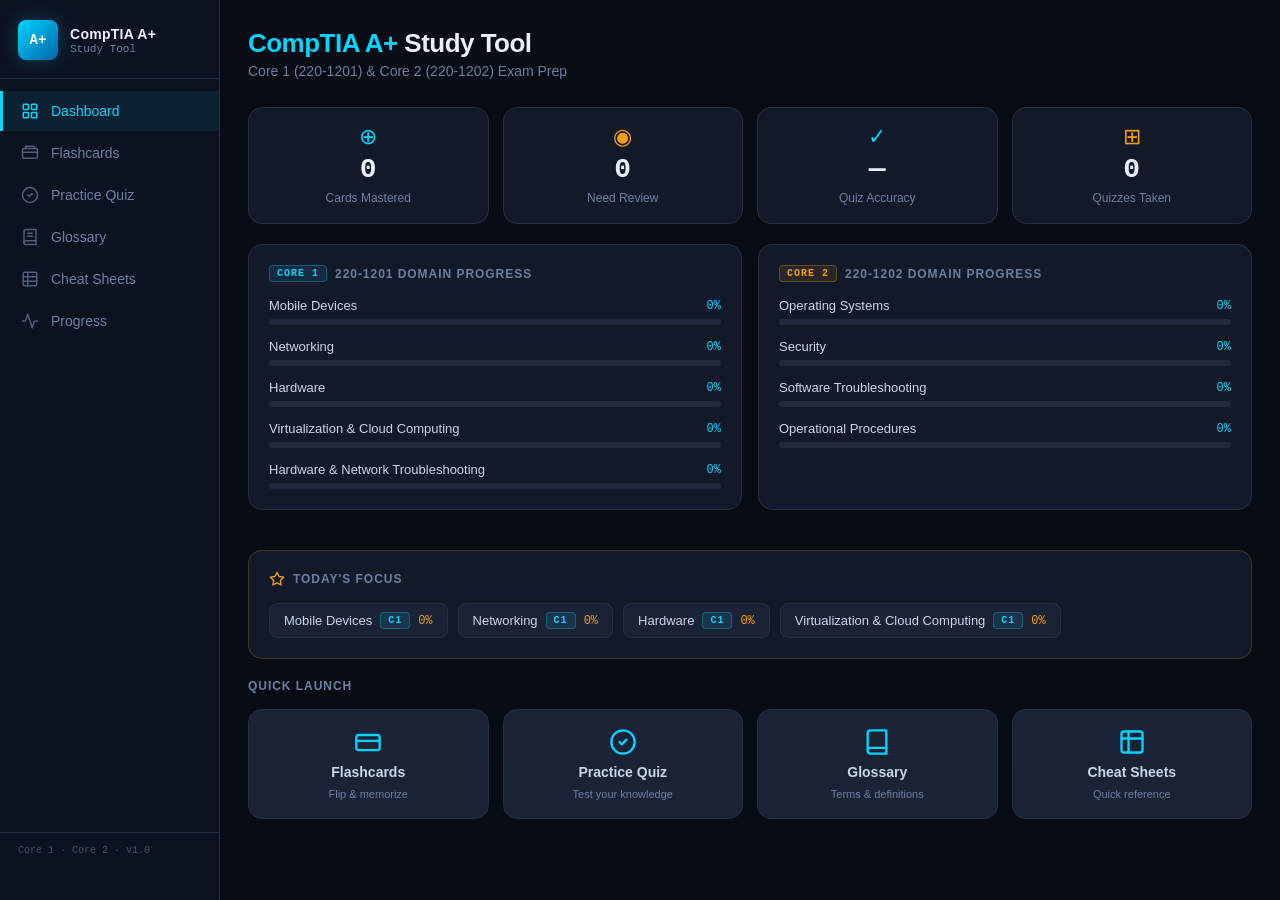
<file: index.html>
<!DOCTYPE html>
<html lang="en">
<head>
  <meta charset="UTF-8">
  <meta name="viewport" content="width=device-width, initial-scale=1.0, maximum-scale=1.0">
  <title>CompTIA A+ Study Tool | 220-1201 &amp; 220-1202</title>

  <!-- ── Primary Meta ─────────────────────────────────────────────────────── -->
  <meta name="description" content="Free CompTIA A+ study tool covering Core 1 (220-1201) and Core 2 (220-1202). 406 flashcards, 160 practice quiz questions, 110+ glossary terms, and 10 cheat sheets. Works offline. No signup required.">
  <meta name="keywords" content="CompTIA A+, 220-1201, 220-1202, Core 1, Core 2, A+ study guide, A+ flashcards, A+ practice quiz, A+ exam prep, IT certification, free study tool">
  <meta name="author" content="CompTIA A+ Study Tool">
  <meta name="theme-color" content="#00d4ff">

  <!-- ── Open Graph / Facebook ────────────────────────────────────────────── -->
  <meta property="og:type" content="website">
  <meta property="og:title" content="CompTIA A+ Study Tool | 220-1201 &amp; 220-1202">
  <meta property="og:description" content="Free, offline-capable study tool for the CompTIA A+ exam. 406 flashcards, 160 practice questions, glossary, cheat sheets &amp; progress tracking — no signup needed.">
  <meta property="og:image" content="thumbnail.svg">
  <meta property="og:image:width" content="1200">
  <meta property="og:image:height" content="630">
  <meta property="og:image:alt" content="CompTIA A+ Study Tool — dark terminal dashboard showing exam domains, flashcards and quiz stats">
  <meta property="og:locale" content="en_US">

  <!-- ── Twitter Card ──────────────────────────────────────────────────────── -->
  <meta name="twitter:card" content="summary_large_image">
  <meta name="twitter:title" content="CompTIA A+ Study Tool | 220-1201 &amp; 220-1202">
  <meta name="twitter:description" content="Free, offline-capable study tool for the CompTIA A+ exam. 406 flashcards, 160 practice questions, glossary, cheat sheets &amp; progress tracking — no signup needed.">
  <meta name="twitter:image" content="thumbnail.svg">
  <meta name="twitter:image:alt" content="CompTIA A+ Study Tool — dark terminal dashboard showing exam domains, flashcards and quiz stats">

  <link rel="stylesheet" href="styles.css">
</head>
<body>
<div id="app">

  <!-- ═══════════════════════════════════════════════════════ SIDEBAR NAV -->
  <nav id="sidebar">
    <div class="nav-logo">
      <div class="logo-badge">A+</div>
      <div class="logo-text">
        <div class="logo-title">CompTIA A+</div>
        <div class="logo-sub">Study Tool</div>
      </div>
    </div>
    <div class="nav-links">
      <button class="nav-btn active" data-section="dashboard">
        <svg viewBox="0 0 24 24"><rect x="3" y="3" width="7" height="7" rx="1"/><rect x="14" y="3" width="7" height="7" rx="1"/><rect x="3" y="14" width="7" height="7" rx="1"/><rect x="14" y="14" width="7" height="7" rx="1"/></svg>
        <span>Dashboard</span>
      </button>
      <button class="nav-btn" data-section="flashcards">
        <svg viewBox="0 0 24 24"><rect x="2" y="6" width="20" height="13" rx="2"/><path d="M6 6V4a1 1 0 0 1 1-1h10a1 1 0 0 1 1 1v2"/><line x1="2" y1="11" x2="22" y2="11"/></svg>
        <span>Flashcards</span>
      </button>
      <button class="nav-btn" data-section="quiz">
        <svg viewBox="0 0 24 24"><circle cx="12" cy="12" r="10"/><path d="m9 12 2 2 4-4"/></svg>
        <span>Practice Quiz</span>
      </button>
      <button class="nav-btn" data-section="glossary">
        <svg viewBox="0 0 24 24"><path d="M4 19.5A2.5 2.5 0 0 1 6.5 17H20"/><path d="M6.5 2H20v20H6.5A2.5 2.5 0 0 1 4 19.5v-15A2.5 2.5 0 0 1 6.5 2z"/><line x1="9" y1="7" x2="15" y2="7"/><line x1="9" y1="11" x2="15" y2="11"/></svg>
        <span>Glossary</span>
      </button>
      <button class="nav-btn" data-section="cheatsheets">
        <svg viewBox="0 0 24 24"><rect x="3" y="3" width="18" height="18" rx="2"/><line x1="3" y1="9" x2="21" y2="9"/><line x1="3" y1="15" x2="21" y2="15"/><line x1="9" y1="3" x2="9" y2="21"/></svg>
        <span>Cheat Sheets</span>
      </button>
      <button class="nav-btn" data-section="progress">
        <svg viewBox="0 0 24 24"><polyline points="22 12 18 12 15 21 9 3 6 12 2 12"/></svg>
        <span>Progress</span>
      </button>
    </div>
    <div class="nav-footer">Core 1 · Core 2 · v1.0</div>
    <div id="container-4b8954c52891ad6835696bb1133ff0e6"></div>
    <div class="sidebar-ad">
      <script>
        atOptions = {
          'key' : 'fe583824f2daf35ccf69eadcb0b4d150',
          'format' : 'iframe',
          'height' : 60,
          'width' : 468,
          'params' : {}
        };
      </script>
    </div>
  </nav>

  <!-- ════════════════════════════════════════════════════ BOTTOM NAV (mobile) -->
  <nav id="bottom-nav">
    <button class="nav-btn active" data-section="dashboard">
      <svg viewBox="0 0 24 24"><rect x="3" y="3" width="7" height="7" rx="1"/><rect x="14" y="3" width="7" height="7" rx="1"/><rect x="3" y="14" width="7" height="7" rx="1"/><rect x="14" y="14" width="7" height="7" rx="1"/></svg>
      <span>Home</span>
    </button>
    <button class="nav-btn" data-section="flashcards">
      <svg viewBox="0 0 24 24"><rect x="2" y="6" width="20" height="13" rx="2"/><path d="M6 6V4a1 1 0 0 1 1-1h10a1 1 0 0 1 1 1v2"/><line x1="2" y1="11" x2="22" y2="11"/></svg>
      <span>Cards</span>
    </button>
    <button class="nav-btn" data-section="quiz">
      <svg viewBox="0 0 24 24"><circle cx="12" cy="12" r="10"/><path d="m9 12 2 2 4-4"/></svg>
      <span>Quiz</span>
    </button>
    <button class="nav-btn" data-section="glossary">
      <svg viewBox="0 0 24 24"><path d="M4 19.5A2.5 2.5 0 0 1 6.5 17H20"/><path d="M6.5 2H20v20H6.5A2.5 2.5 0 0 1 4 19.5v-15A2.5 2.5 0 0 1 6.5 2z"/></svg>
      <span>Glossary</span>
    </button>
    <button class="nav-btn" data-section="cheatsheets">
      <svg viewBox="0 0 24 24"><rect x="3" y="3" width="18" height="18" rx="2"/><line x1="3" y1="9" x2="21" y2="9"/><line x1="9" y1="3" x2="9" y2="21"/></svg>
      <span>Sheets</span>
    </button>
    <button class="nav-btn" data-section="progress">
      <svg viewBox="0 0 24 24"><polyline points="22 12 18 12 15 21 9 3 6 12 2 12"/></svg>
      <span>Progress</span>
    </button>
  </nav>

  <!-- ════════════════════════════════════════════════════════════ MAIN CONTENT -->
  <main id="main-content">

    <!-- ─────────────────────────────────────── DASHBOARD -->
    <section id="section-dashboard" class="section active">
      <div class="section-header">
        <h1 class="section-title"><span class="accent">CompTIA A+</span> Study Tool</h1>
        <p class="section-desc">Core 1 (220-1201) &amp; Core 2 (220-1202) Exam Prep</p>
      </div>

      <div class="stats-grid" id="dash-stats-grid">
        <div class="stat-card">
          <div class="stat-icon cyan">⊕</div>
          <div class="stat-value" id="stat-cards-mastered">0</div>
          <div class="stat-label">Cards Mastered</div>
        </div>
        <div class="stat-card">
          <div class="stat-icon amber">◉</div>
          <div class="stat-value" id="stat-cards-review">0</div>
          <div class="stat-label">Need Review</div>
        </div>
        <div class="stat-card">
          <div class="stat-icon cyan">✓</div>
          <div class="stat-value" id="stat-quiz-accuracy">—</div>
          <div class="stat-label">Quiz Accuracy</div>
        </div>
        <div class="stat-card">
          <div class="stat-icon amber">⊞</div>
          <div class="stat-value" id="stat-quizzes-taken">0</div>
          <div class="stat-label">Quizzes Taken</div>
        </div>
      </div>

      <div class="dash-grid">
        <div class="dash-panel">
          <div class="panel-header"><span class="badge-core1">CORE 1</span> 220-1201 Domain Progress</div>
          <div class="domain-list" id="dash-core1-domains"></div>
        </div>
        <div class="dash-panel">
          <div class="panel-header"><span class="badge-core2">CORE 2</span> 220-1202 Domain Progress</div>
          <div class="domain-list" id="dash-core2-domains"></div>
        </div>
      </div>

      <div class="dash-panel focus-panel">
        <div class="panel-header">
          <svg viewBox="0 0 24 24" class="panel-icon"><polygon points="12 2 15.09 8.26 22 9.27 17 14.14 18.18 21.02 12 17.77 5.82 21.02 7 14.14 2 9.27 8.91 8.26 12 2"/></svg>
          Today's Focus
        </div>
        <div id="focus-topics" class="focus-topics"></div>
      </div>

      <div class="quick-launch">
        <div class="panel-header">Quick Launch</div>
        <div class="quick-btns">
          <button class="quick-btn" data-section="flashcards">
            <svg viewBox="0 0 24 24"><rect x="2" y="6" width="20" height="13" rx="2"/><line x1="2" y1="11" x2="22" y2="11"/></svg>
            Flashcards
            <span class="quick-desc">Flip &amp; memorize</span>
          </button>
          <button class="quick-btn" data-section="quiz">
            <svg viewBox="0 0 24 24"><circle cx="12" cy="12" r="10"/><path d="m9 12 2 2 4-4"/></svg>
            Practice Quiz
            <span class="quick-desc">Test your knowledge</span>
          </button>
          <button class="quick-btn" data-section="glossary">
            <svg viewBox="0 0 24 24"><path d="M4 19.5A2.5 2.5 0 0 1 6.5 17H20"/><path d="M6.5 2H20v20H6.5A2.5 2.5 0 0 1 4 19.5v-15A2.5 2.5 0 0 1 6.5 2z"/></svg>
            Glossary
            <span class="quick-desc">Terms &amp; definitions</span>
          </button>
          <button class="quick-btn" data-section="cheatsheets">
            <svg viewBox="0 0 24 24"><rect x="3" y="3" width="18" height="18" rx="2"/><line x1="3" y1="9" x2="21" y2="9"/><line x1="9" y1="3" x2="9" y2="21"/></svg>
            Cheat Sheets
            <span class="quick-desc">Quick reference</span>
          </button>
        </div>
      </div>
    </section>

    <!-- ─────────────────────────────────────── FLASHCARDS -->
    <section id="section-flashcards" class="section">
      <div class="section-header">
        <h1 class="section-title">Flashcards</h1>
      </div>

      <div class="fc-controls-bar">
        <div class="fc-filters">
          <select id="fc-exam" class="ctrl-select">
            <option value="all">All Exams</option>
            <option value="core1">Core 1 (220-1201)</option>
            <option value="core2">Core 2 (220-1202)</option>
          </select>
          <select id="fc-domain" class="ctrl-select">
            <option value="all">All Domains</option>
          </select>
          <select id="fc-difficulty" class="ctrl-select">
            <option value="all">All Levels</option>
            <option value="easy">Easy</option>
            <option value="medium">Medium</option>
            <option value="hard">Hard</option>
          </select>
          <select id="fc-status-filter" class="ctrl-select">
            <option value="all">All Cards</option>
            <option value="review">Needs Review</option>
            <option value="know">Know It</option>
            <option value="new">New Only</option>
          </select>
        </div>
        <div class="fc-actions">
          <button class="ctrl-btn" id="fc-shuffle-btn">⇌ Shuffle</button>
          <button class="ctrl-btn" id="fc-reset-deck-btn">↺ Reset Deck</button>
        </div>
      </div>

      <div class="fc-progress-row">
        <div class="fc-counter"><span id="fc-current-num">1</span> / <span id="fc-total-num">0</span></div>
        <div class="fc-mini-stats">
          <span class="mini-know" id="fc-know-count">✓ 0 Know</span>
          <span class="mini-review" id="fc-review-count">↺ 0 Review</span>
          <span class="mini-skip" id="fc-skip-count">→ 0 Skip</span>
        </div>
      </div>

      <div class="fc-deck-progress">
        <div id="fc-deck-bar" class="fc-deck-bar"></div>
      </div>

      <div class="flashcard-area">
        <div class="flashcard-wrapper" id="fc-wrapper">
          <div class="flashcard" id="flashcard" tabindex="0">
            <div class="flashcard-face flashcard-front">
              <div class="fc-badge-row">
                <span class="fc-exam-badge" id="fc-exam-badge">CORE 1</span>
                <span class="fc-domain-badge" id="fc-domain-badge">Networking</span>
                <span class="fc-diff-badge" id="fc-diff-badge">Easy</span>
              </div>
              <div class="fc-face-label">QUESTION / TERM</div>
              <div class="fc-text" id="fc-front-text"></div>
              <div class="fc-flip-hint">[ Space ] or tap to flip</div>
            </div>
            <div class="flashcard-face flashcard-back">
              <div class="fc-face-label">ANSWER / DEFINITION</div>
              <div class="fc-text" id="fc-back-text"></div>
            </div>
          </div>
        </div>
      </div>

      <div class="fc-nav-row">
        <button class="fc-nav-btn" id="fc-prev-btn">← Prev</button>
        <div class="fc-mark-btns">
          <button class="mark-btn mark-know" id="fc-mark-know" title="Key: 1">✓ Know It</button>
          <button class="mark-btn mark-review" id="fc-mark-review" title="Key: 2">↺ Review</button>
          <button class="mark-btn mark-skip" id="fc-mark-skip" title="Key: 3">→ Skip</button>
        </div>
        <button class="fc-nav-btn" id="fc-next-btn">Next →</button>
      </div>

      <div class="kb-hints">
        <span>← → Navigate</span>
        <span>Space Flip</span>
        <span>1 Know It</span>
        <span>2 Review</span>
        <span>3 Skip</span>
      </div>
    </section>

    <!-- ─────────────────────────────────────── QUIZ -->
    <section id="section-quiz" class="section">

      <!-- Setup Screen -->
      <div id="quiz-setup">
        <div class="section-header">
          <h1 class="section-title">Practice Quiz</h1>
          <p class="section-desc">Configure your session and test your knowledge</p>
        </div>
        <div class="quiz-setup-grid">
          <div class="setup-card">
            <label class="setup-label">Exam</label>
            <select id="quiz-exam" class="ctrl-select full-width">
              <option value="all">All Exams</option>
              <option value="core1">Core 1 (220-1201)</option>
              <option value="core2">Core 2 (220-1202)</option>
            </select>
          </div>
          <div class="setup-card">
            <label class="setup-label">Domain</label>
            <select id="quiz-domain" class="ctrl-select full-width">
              <option value="all">All Domains</option>
            </select>
          </div>
          <div class="setup-card">
            <label class="setup-label">Number of Questions</label>
            <div class="count-opts">
              <button class="count-btn active" data-count="10">10</button>
              <button class="count-btn" data-count="25">25</button>
              <button class="count-btn" data-count="50">50</button>
            </div>
          </div>
          <div class="setup-card">
            <label class="setup-label">Mode</label>
            <div class="mode-opts">
              <label class="mode-opt">
                <input type="radio" name="quiz-mode" value="untimed" checked> Untimed
              </label>
              <label class="mode-opt">
                <input type="radio" name="quiz-mode" value="timed"> Timed (2 min/q)
              </label>
            </div>
          </div>
          <div class="setup-card">
            <label class="setup-label">Difficulty</label>
            <select id="quiz-difficulty" class="ctrl-select full-width">
              <option value="all">All Difficulties</option>
              <option value="easy">Easy</option>
              <option value="medium">Medium</option>
              <option value="hard">Hard</option>
            </select>
          </div>
          <div class="setup-card setup-info-card">
            <div class="setup-info-icon">?</div>
            <div>
              <div class="setup-info-title">Tip</div>
              <div class="setup-info-text">Scenario questions simulate real A+ exam situations. Review weak domains in the Progress tab after each session.</div>
            </div>
          </div>
        </div>
        <button class="primary-btn large-btn" id="start-quiz-btn">Start Quiz →</button>
      </div>

      <!-- Active Quiz Screen -->
      <div id="quiz-active" style="display:none">
        <div class="quiz-top-bar">
          <div class="quiz-progress-text" id="quiz-progress-text">Question 1 of 10</div>
          <div class="quiz-timer-wrap">
            <div class="quiz-timer" id="quiz-timer" style="display:none">
              <svg viewBox="0 0 24 24"><circle cx="12" cy="12" r="10"/><polyline points="12 6 12 12 16 14"/></svg>
              <span id="quiz-timer-value">2:00</span>
            </div>
          </div>
        </div>
        <div class="quiz-prog-track">
          <div class="quiz-prog-fill" id="quiz-prog-fill" style="width:0%"></div>
        </div>
        <div class="quiz-q-card">
          <div class="quiz-meta-row">
            <span class="fc-exam-badge" id="quiz-exam-badge">CORE 1</span>
            <span class="fc-domain-badge" id="quiz-domain-badge">Networking</span>
            <span class="quiz-type-badge" id="quiz-type-badge">Factual</span>
          </div>
          <div class="quiz-question" id="quiz-question-text"></div>
          <div class="quiz-options" id="quiz-options"></div>
          <div class="quiz-explanation" id="quiz-explanation" style="display:none">
            <div class="explanation-header">Explanation</div>
            <div id="explanation-text"></div>
          </div>
          <button class="primary-btn" id="quiz-next-btn" style="display:none">Next Question →</button>
          <button class="primary-btn" id="quiz-finish-btn" style="display:none">See Results →</button>
        </div>
      </div>

      <!-- Results Screen -->
      <div id="quiz-results" style="display:none">
        <div class="results-header">
          <h2 class="results-title">Quiz Complete!</h2>
          <div class="results-score-ring">
            <svg viewBox="0 0 120 120" class="score-ring-svg">
              <circle cx="60" cy="60" r="52" class="ring-bg"/>
              <circle cx="60" cy="60" r="52" class="ring-fill" id="ring-fill-circle"/>
            </svg>
            <div class="score-ring-text">
              <div class="score-pct" id="result-pct">75%</div>
              <div class="score-label">Score</div>
            </div>
          </div>
          <div class="result-summary">
            <span id="result-correct-count">7 Correct</span>
            <span class="result-sep">·</span>
            <span id="result-wrong-count">3 Incorrect</span>
            <span class="result-sep">·</span>
            <span id="result-time-taken">—</span>
          </div>
        </div>

        <div class="results-breakdown">
          <h3 class="breakdown-title">Domain Breakdown</h3>
          <div id="results-domain-grid"></div>
        </div>

        <div class="results-review" id="results-review-section">
          <h3 class="breakdown-title">Answer Review</h3>
          <div id="results-review-list"></div>
        </div>

        <div class="results-actions">
          <button class="primary-btn" id="new-quiz-btn">New Quiz</button>
          <button class="secondary-btn" data-section="progress">View Progress →</button>
        </div>
      </div>

    </section>

    <!-- ─────────────────────────────────────── GLOSSARY -->
    <section id="section-glossary" class="section">
      <div class="section-header">
        <h1 class="section-title">Vocabulary &amp; Concepts</h1>
        <p class="section-desc">Searchable reference — <span id="gloss-count">0</span> terms</p>
      </div>

      <div class="glossary-controls">
        <div class="search-wrap">
          <svg class="search-icon" viewBox="0 0 24 24"><circle cx="11" cy="11" r="8"/><line x1="21" y1="21" x2="16.65" y2="16.65"/></svg>
          <input type="text" id="gloss-search" class="search-input" placeholder="Search terms, definitions, ports...">
        </div>
        <div class="gloss-filters">
          <select id="gloss-exam" class="ctrl-select">
            <option value="all">All Exams</option>
            <option value="core1">Core 1</option>
            <option value="core2">Core 2</option>
            <option value="both">Both</option>
          </select>
          <select id="gloss-category" class="ctrl-select">
            <option value="all">All Categories</option>
          </select>
        </div>
        <div class="gloss-showing" id="gloss-showing">Showing all terms</div>
      </div>

      <div id="glossary-list" class="glossary-list"></div>
    </section>

    <!-- ─────────────────────────────────────── CHEAT SHEETS -->
    <section id="section-cheatsheets" class="section">
      <div class="section-header">
        <h1 class="section-title">Standards &amp; Cheat Sheets</h1>
        <p class="section-desc">Quick-reference tables for exam day</p>
      </div>

      <div class="cs-tab-bar" id="cs-tabs">
        <button class="cs-tab active" data-table="ports">Port Numbers</button>
        <button class="cs-tab" data-table="wireless">Wireless</button>
        <button class="cs-tab" data-table="cables">Cables</button>
        <button class="cs-tab" data-table="connectors">Connectors</button>
        <button class="cs-tab" data-table="raid">RAID</button>
        <button class="cs-tab" data-table="osi">OSI Model</button>
        <button class="cs-tab" data-table="ip">IP Addressing</button>
        <button class="cs-tab" data-table="printers">Printers</button>
        <button class="cs-tab" data-table="domains">Exam Domains</button>
        <button class="cs-tab" data-table="windows">Windows Tools</button>
      </div>

      <div class="cs-search-row">
        <div class="search-wrap">
          <svg class="search-icon" viewBox="0 0 24 24"><circle cx="11" cy="11" r="8"/><line x1="21" y1="21" x2="16.65" y2="16.65"/></svg>
          <input type="text" id="cs-search" class="search-input" placeholder="Filter table rows...">
        </div>
      </div>

      <div id="cs-table-container" class="cs-table-container"></div>
    </section>

    <!-- ─────────────────────────────────────── PROGRESS -->
    <section id="section-progress" class="section">
      <div class="section-header progress-section-header">
        <h1 class="section-title">Study Progress</h1>
        <button class="danger-btn" id="reset-progress-btn">⚠ Reset All Progress</button>
      </div>

      <div class="progress-grid">
        <!-- Radar Chart -->
        <div class="progress-panel radar-panel">
          <div class="panel-header">Domain Mastery Radar</div>
          <div class="radar-wrapper">
            <svg id="radar-svg" viewBox="0 0 380 380" xmlns="http://www.w3.org/2000/svg"></svg>
          </div>
        </div>

        <!-- Overall Stats -->
        <div class="progress-panel">
          <div class="panel-header">Overall Statistics</div>
          <div id="progress-overall-stats" class="progress-stats-list"></div>
        </div>
      </div>

      <div class="progress-domains-section">
        <div class="progress-panel">
          <div class="panel-header"><span class="badge-core1">CORE 1</span> 220-1201 — Domain Mastery</div>
          <div id="progress-core1-list" class="progress-bar-list"></div>
        </div>
        <div class="progress-panel">
          <div class="panel-header"><span class="badge-core2">CORE 2</span> 220-1202 — Domain Mastery</div>
          <div id="progress-core2-list" class="progress-bar-list"></div>
        </div>
      </div>

      <div class="progress-panel weak-panel">
        <div class="panel-header">
          <svg viewBox="0 0 24 24" class="panel-icon"><path d="M10.29 3.86L1.82 18a2 2 0 0 0 1.71 3h16.94a2 2 0 0 0 1.71-3L13.71 3.86a2 2 0 0 0-3.42 0z"/><line x1="12" y1="9" x2="12" y2="13"/><line x1="12" y1="17" x2="12.01" y2="17"/></svg>
          Weak Spots — Prioritize These
        </div>
        <div id="weak-spots-list" class="weak-spots-list"></div>
      </div>

      <div class="progress-panel">
        <div class="panel-header">Recent Quiz Sessions</div>
        <div id="quiz-history-list" class="history-list"></div>
      </div>

    </section>

  </main><!-- /main-content -->
</div><!-- /app -->

<script src="data.js"></script>
<script src="app.js"></script>
<script async="async" data-cfasync="false" src="https://pl29559782.effectivecpmnetwork.com/4b8954c52891ad6835696bb1133ff0e6/invoke.js"></script>
<script src="https://www.highperformanceformat.com/fe583824f2daf35ccf69eadcb0b4d150/invoke.js"></script>
</body>
</html>
</file>
<file: styles.css>
/* ═══════════════════════════════════════════════════════════════════════════
   CompTIA A+ Study Tool — Dark Terminal / Dashboard Theme
   ═══════════════════════════════════════════════════════════════════════════ */

:root {
  --bg0: #080c14;
  --bg1: #0d1220;
  --bg2: #121929;
  --bg3: #1a2236;
  --bg4: #1f2a3d;
  --border: #263045;
  --border-bright: #2e3d55;

  --cyan: #00d4ff;
  --cyan-dim: #0099cc;
  --cyan-glow: rgba(0, 212, 255, 0.25);
  --cyan-glow2: rgba(0, 212, 255, 0.08);

  --amber: #f59e0b;
  --amber-dim: #b97a0a;
  --amber-glow: rgba(245, 158, 11, 0.25);

  --green: #22c55e;
  --green-dim: #16a34a;
  --red: #ef4444;
  --red-dim: #b91c1c;
  --purple: #a855f7;

  --text: #c8d6e8;
  --text-dim: #6b7fa3;
  --text-bright: #e8f0fb;
  --text-muted: #3d526e;

  --font-mono: 'SF Mono', 'Fira Code', 'Cascadia Code', 'Consolas', 'Courier New', monospace;
  --font-sans: -apple-system, BlinkMacSystemFont, 'Segoe UI', 'Helvetica Neue', Arial, sans-serif;

  --radius: 8px;
  --radius-lg: 14px;
  --sidebar-w: 220px;
  --bottom-nav-h: 64px;
  --transition: 0.2s ease;
}

/* ─── Reset & Base ──────────────────────────────────────────────────────── */
*, *::before, *::after { box-sizing: border-box; margin: 0; padding: 0; }
html { font-size: 16px; -webkit-text-size-adjust: 100%; }
body {
  font-family: var(--font-sans);
  background: var(--bg0);
  color: var(--text);
  min-height: 100vh;
  overflow-x: hidden;
  /* subtle scanline texture */
  background-image: repeating-linear-gradient(
    0deg,
    transparent,
    transparent 2px,
    rgba(0,0,0,0.05) 2px,
    rgba(0,0,0,0.05) 4px
  );
}

button { cursor: pointer; border: none; background: none; font-family: inherit; }
input, select { font-family: inherit; font-size: inherit; color: inherit; }
select option { background: var(--bg2); color: var(--text); }
a { color: var(--cyan); text-decoration: none; }
svg { fill: none; stroke: currentColor; stroke-width: 2; stroke-linecap: round; stroke-linejoin: round; width: 20px; height: 20px; flex-shrink: 0; }
:focus-visible { outline: 2px solid var(--cyan); outline-offset: 2px; }

/* ─── App Layout ────────────────────────────────────────────────────────── */
#app {
  display: flex;
  min-height: 100vh;
}

/* ─── Sidebar ───────────────────────────────────────────────────────────── */
#sidebar {
  position: fixed;
  left: 0; top: 0; bottom: 0;
  width: var(--sidebar-w);
  background: var(--bg1);
  border-right: 1px solid var(--border);
  display: flex;
  flex-direction: column;
  z-index: 100;
  padding: 0;
  overflow: hidden;
}

.nav-logo {
  display: flex;
  align-items: center;
  gap: 12px;
  padding: 20px 18px 18px;
  border-bottom: 1px solid var(--border);
}

.logo-badge {
  width: 40px; height: 40px;
  border-radius: 8px;
  background: linear-gradient(135deg, var(--cyan), #0066aa);
  color: #fff;
  font-family: var(--font-mono);
  font-weight: 700;
  font-size: 14px;
  display: flex; align-items: center; justify-content: center;
  box-shadow: 0 0 20px var(--cyan-glow);
  flex-shrink: 0;
}

.logo-title {
  font-size: 14px;
  font-weight: 700;
  color: var(--text-bright);
  letter-spacing: 0.02em;
}
.logo-sub {
  font-size: 11px;
  color: var(--text-dim);
  font-family: var(--font-mono);
  margin-top: 1px;
}

.nav-links {
  flex: 1;
  padding: 12px 0;
  display: flex;
  flex-direction: column;
  gap: 2px;
  overflow-y: auto;
}

#sidebar .nav-btn {
  display: flex;
  align-items: center;
  gap: 12px;
  padding: 11px 18px;
  color: var(--text-dim);
  font-size: 14px;
  font-weight: 500;
  border-radius: 0;
  transition: background var(--transition), color var(--transition);
  border-left: 3px solid transparent;
  text-align: left;
}
#sidebar .nav-btn:hover {
  background: var(--bg2);
  color: var(--text);
}
#sidebar .nav-btn.active {
  background: var(--cyan-glow2);
  color: var(--cyan);
  border-left-color: var(--cyan);
}
#sidebar .nav-btn svg { width: 18px; height: 18px; opacity: 0.7; }
#sidebar .nav-btn.active svg { opacity: 1; color: var(--cyan); }

.nav-footer {
  padding: 12px 18px;
  font-family: var(--font-mono);
  font-size: 10px;
  color: var(--text-muted);
  border-top: 1px solid var(--border);
}

/* ─── Sidebar Ad ───────────────────────────────────────────────────────── */
.sidebar-ad {
  margin-top: 16px;
  padding: 0 8px 16px;
  max-width: 100%;
  overflow: hidden;
}
.sidebar-ad iframe,
.sidebar-ad > * {
  max-width: 100% !important;
}

/* ─── Bottom Nav (mobile) ───────────────────────────────────────────────── */
#bottom-nav {
  display: none;
  position: fixed;
  bottom: 0; left: 0; right: 0;
  height: var(--bottom-nav-h);
  background: var(--bg1);
  border-top: 1px solid var(--border);
  z-index: 200;
  padding: 0 4px;
  align-items: stretch;
  justify-content: space-around;
  overflow-x: auto;
}
#bottom-nav .nav-btn {
  display: flex;
  flex-direction: column;
  align-items: center;
  justify-content: center;
  gap: 3px;
  flex: 1;
  min-width: 48px;
  padding: 6px 2px;
  color: var(--text-dim);
  font-size: 10px;
  font-weight: 500;
  border-radius: 8px;
  transition: color var(--transition), background var(--transition);
}
#bottom-nav .nav-btn svg { width: 20px; height: 20px; }
#bottom-nav .nav-btn.active { color: var(--cyan); }
#bottom-nav .nav-btn:hover { color: var(--text); }

/* ─── Main Content ──────────────────────────────────────────────────────── */
#main-content {
  margin-left: var(--sidebar-w);
  flex: 1;
  min-height: 100vh;
  padding: 28px;
  max-width: calc(100vw - var(--sidebar-w));
}

/* ─── Sections ──────────────────────────────────────────────────────────── */
.section { display: none; animation: fadeIn 0.25s ease; }
.section.active { display: block; }
@keyframes fadeIn { from { opacity: 0; transform: translateY(8px); } to { opacity: 1; transform: none; } }

.section-header { margin-bottom: 28px; }
.section-title {
  font-size: 26px;
  font-weight: 700;
  color: var(--text-bright);
  letter-spacing: -0.02em;
}
.section-title .accent { color: var(--cyan); }
.section-desc { font-size: 14px; color: var(--text-dim); margin-top: 4px; }

/* ─── Panels ────────────────────────────────────────────────────────────── */
.dash-panel, .progress-panel, .quiz-q-card {
  background: var(--bg2);
  border: 1px solid var(--border);
  border-radius: var(--radius-lg);
  padding: 20px;
  margin-bottom: 20px;
}

.panel-header {
  display: flex;
  align-items: center;
  gap: 8px;
  font-size: 12px;
  font-weight: 700;
  letter-spacing: 0.08em;
  text-transform: uppercase;
  color: var(--text-dim);
  margin-bottom: 16px;
}
.panel-header .panel-icon { width: 16px; height: 16px; color: var(--amber); }

/* ─── Stats Grid ────────────────────────────────────────────────────────── */
.stats-grid {
  display: grid;
  grid-template-columns: repeat(4, 1fr);
  gap: 14px;
  margin-bottom: 20px;
}

.stat-card {
  background: var(--bg2);
  border: 1px solid var(--border);
  border-radius: var(--radius-lg);
  padding: 18px 16px;
  display: flex;
  flex-direction: column;
  align-items: center;
  gap: 6px;
  text-align: center;
  transition: border-color var(--transition), box-shadow var(--transition);
}
.stat-card:hover {
  border-color: var(--border-bright);
  box-shadow: 0 0 20px rgba(0,0,0,0.3);
}
.stat-icon { font-size: 22px; line-height: 1; }
.stat-icon.cyan { color: var(--cyan); }
.stat-icon.amber { color: var(--amber); }
.stat-value {
  font-family: var(--font-mono);
  font-size: 28px;
  font-weight: 700;
  color: var(--text-bright);
}
.stat-label { font-size: 12px; color: var(--text-dim); font-weight: 500; }

/* ─── Dashboard Grid ────────────────────────────────────────────────────── */
.dash-grid {
  display: grid;
  grid-template-columns: 1fr 1fr;
  gap: 16px;
  margin-bottom: 20px;
}

/* ─── Domain Progress (dashboard) ──────────────────────────────────────── */
.domain-item { margin-bottom: 14px; }
.domain-item:last-child { margin-bottom: 0; }
.domain-item-header {
  display: flex;
  justify-content: space-between;
  align-items: center;
  margin-bottom: 6px;
}
.domain-item-name { font-size: 13px; color: var(--text); font-weight: 500; }
.domain-item-pct {
  font-family: var(--font-mono);
  font-size: 12px;
  color: var(--cyan);
}
.progress-bar-track {
  height: 6px;
  background: var(--bg4);
  border-radius: 3px;
  overflow: hidden;
}
.progress-bar-fill {
  height: 100%;
  background: linear-gradient(90deg, var(--cyan-dim), var(--cyan));
  border-radius: 3px;
  transition: width 0.6s ease;
  box-shadow: 0 0 8px var(--cyan-glow);
}
.progress-bar-fill.amber {
  background: linear-gradient(90deg, var(--amber-dim), var(--amber));
  box-shadow: 0 0 8px var(--amber-glow);
}

/* ─── Badges ────────────────────────────────────────────────────────────── */
.badge-core1 {
  font-family: var(--font-mono);
  font-size: 10px;
  font-weight: 700;
  letter-spacing: 0.1em;
  color: var(--cyan);
  background: rgba(0,212,255,0.1);
  border: 1px solid rgba(0,212,255,0.3);
  padding: 2px 7px;
  border-radius: 4px;
}
.badge-core2 {
  font-family: var(--font-mono);
  font-size: 10px;
  font-weight: 700;
  letter-spacing: 0.1em;
  color: var(--amber);
  background: rgba(245,158,11,0.1);
  border: 1px solid rgba(245,158,11,0.3);
  padding: 2px 7px;
  border-radius: 4px;
}

/* ─── Focus Panel ───────────────────────────────────────────────────────── */
.focus-panel { border-color: rgba(245,158,11,0.2); }
.focus-topics { display: flex; flex-wrap: wrap; gap: 10px; }
.focus-topic-tag {
  display: flex;
  align-items: center;
  gap: 8px;
  background: var(--bg3);
  border: 1px solid var(--border);
  border-radius: 8px;
  padding: 8px 14px;
  font-size: 13px;
  color: var(--text);
}
.focus-topic-tag .ft-pct {
  font-family: var(--font-mono);
  font-size: 12px;
  color: var(--amber);
}

/* ─── Quick Launch ──────────────────────────────────────────────────────── */
.quick-btns {
  display: grid;
  grid-template-columns: repeat(4, 1fr);
  gap: 14px;
}
.quick-btn {
  background: var(--bg3);
  border: 1px solid var(--border);
  border-radius: var(--radius-lg);
  padding: 18px 14px;
  display: flex;
  flex-direction: column;
  align-items: center;
  gap: 8px;
  color: var(--text);
  font-size: 14px;
  font-weight: 600;
  transition: all var(--transition);
  text-align: center;
}
.quick-btn svg { width: 28px; height: 28px; color: var(--cyan); }
.quick-btn:hover {
  border-color: var(--cyan);
  box-shadow: 0 0 20px var(--cyan-glow);
  color: var(--cyan);
  transform: translateY(-2px);
}
.quick-desc { font-size: 11px; color: var(--text-dim); font-weight: 400; }

/* ─── Controls ──────────────────────────────────────────────────────────── */
.ctrl-select {
  background: var(--bg3);
  border: 1px solid var(--border);
  border-radius: var(--radius);
  padding: 8px 12px;
  font-size: 13px;
  color: var(--text);
  cursor: pointer;
  appearance: none;
  background-image: url("data:image/svg+xml,%3Csvg xmlns='http://www.w3.org/2000/svg' viewBox='0 0 24 24' fill='none' stroke='%236b7fa3' stroke-width='2'%3E%3Cpolyline points='6 9 12 15 18 9'/%3E%3C/svg%3E");
  background-repeat: no-repeat;
  background-position: right 8px center;
  background-size: 16px;
  padding-right: 32px;
  transition: border-color var(--transition);
}
.ctrl-select:hover, .ctrl-select:focus { border-color: var(--cyan); }
.full-width { width: 100%; }

.ctrl-btn {
  background: var(--bg3);
  border: 1px solid var(--border);
  border-radius: var(--radius);
  padding: 8px 14px;
  font-size: 13px;
  color: var(--text);
  transition: all var(--transition);
}
.ctrl-btn:hover {
  border-color: var(--cyan);
  color: var(--cyan);
}

/* ─── Flashcard Section ─────────────────────────────────────────────────── */
.fc-controls-bar {
  display: flex;
  align-items: center;
  gap: 10px;
  flex-wrap: wrap;
  margin-bottom: 14px;
}
.fc-filters {
  display: flex;
  gap: 8px;
  flex-wrap: wrap;
  flex: 1;
}
.fc-actions { display: flex; gap: 8px; }

.fc-progress-row {
  display: flex;
  justify-content: space-between;
  align-items: center;
  margin-bottom: 8px;
}
.fc-counter {
  font-family: var(--font-mono);
  font-size: 14px;
  color: var(--text-dim);
}
.fc-mini-stats { display: flex; gap: 12px; font-size: 12px; }
.mini-know { color: var(--green); }
.mini-review { color: var(--amber); }
.mini-skip { color: var(--text-dim); }

.fc-deck-progress {
  height: 4px;
  background: var(--bg4);
  border-radius: 2px;
  margin-bottom: 24px;
  overflow: hidden;
}
.fc-deck-bar {
  height: 100%;
  background: linear-gradient(90deg, var(--cyan-dim), var(--cyan));
  border-radius: 2px;
  transition: width 0.4s ease;
  box-shadow: 0 0 8px var(--cyan-glow);
}

/* ─── Flashcard 3D Flip ─────────────────────────────────────────────────── */
.flashcard-area { perspective: 1200px; margin-bottom: 20px; }

.flashcard-wrapper { width: 100%; }

.flashcard {
  position: relative;
  width: 100%;
  min-height: 280px;
  transform-style: preserve-3d;
  transition: transform 0.55s cubic-bezier(0.4, 0.2, 0.2, 1);
  cursor: pointer;
}
.flashcard.flipped { transform: rotateY(180deg); }

.flashcard-face {
  position: absolute;
  inset: 0;
  backface-visibility: hidden;
  -webkit-backface-visibility: hidden;
  border-radius: var(--radius-lg);
  background: var(--bg2);
  border: 1px solid var(--border);
  padding: 28px 32px;
  display: flex;
  flex-direction: column;
  align-items: center;
  justify-content: center;
  gap: 16px;
  transition: border-color var(--transition), box-shadow var(--transition);
  min-height: 280px;
}
.flashcard-face:hover { border-color: var(--border-bright); }

.flashcard-front {
  border-top: 3px solid var(--cyan);
  box-shadow: 0 0 30px rgba(0,212,255,0.08);
}
.flashcard-back {
  transform: rotateY(180deg);
  border-top: 3px solid var(--amber);
  box-shadow: 0 0 30px rgba(245,158,11,0.08);
  background: var(--bg3);
}

.fc-badge-row {
  display: flex;
  gap: 8px;
  flex-wrap: wrap;
  justify-content: center;
  position: absolute;
  top: 16px;
  left: 16px;
}

.fc-exam-badge {
  font-family: var(--font-mono);
  font-size: 10px;
  font-weight: 700;
  letter-spacing: 0.1em;
  color: var(--cyan);
  background: rgba(0,212,255,0.1);
  border: 1px solid rgba(0,212,255,0.3);
  padding: 2px 7px;
  border-radius: 4px;
}
.fc-exam-badge.core2 {
  color: var(--amber);
  background: rgba(245,158,11,0.1);
  border-color: rgba(245,158,11,0.3);
}
.fc-domain-badge {
  font-size: 10px;
  font-weight: 600;
  color: var(--purple);
  background: rgba(168,85,247,0.1);
  border: 1px solid rgba(168,85,247,0.3);
  padding: 2px 7px;
  border-radius: 4px;
}
.fc-diff-badge {
  font-size: 10px;
  color: var(--text-dim);
  background: var(--bg4);
  border: 1px solid var(--border);
  padding: 2px 7px;
  border-radius: 4px;
}

.fc-face-label {
  font-family: var(--font-mono);
  font-size: 10px;
  letter-spacing: 0.15em;
  color: var(--text-muted);
  font-weight: 700;
  text-transform: uppercase;
  position: absolute;
  bottom: 14px;
  right: 16px;
}

.fc-text {
  font-size: 18px;
  font-weight: 600;
  color: var(--text-bright);
  text-align: center;
  line-height: 1.5;
  max-width: 600px;
}
.fc-text.back-text { font-size: 16px; font-weight: 400; line-height: 1.7; }

.fc-flip-hint {
  font-family: var(--font-mono);
  font-size: 11px;
  color: var(--text-muted);
  position: absolute;
  bottom: 14px;
  left: 50%;
  transform: translateX(-50%);
  white-space: nowrap;
}

/* ─── Flashcard Navigation ──────────────────────────────────────────────── */
.fc-nav-row {
  display: flex;
  align-items: center;
  justify-content: space-between;
  gap: 12px;
  margin-bottom: 14px;
}
.fc-nav-btn {
  background: var(--bg3);
  border: 1px solid var(--border);
  border-radius: var(--radius);
  padding: 10px 20px;
  font-size: 14px;
  color: var(--text);
  transition: all var(--transition);
  font-weight: 500;
}
.fc-nav-btn:hover {
  border-color: var(--cyan);
  color: var(--cyan);
}
.fc-nav-btn:disabled {
  opacity: 0.3;
  cursor: default;
  border-color: var(--border);
  color: var(--text-dim);
}

.fc-mark-btns { display: flex; gap: 8px; }
.mark-btn {
  padding: 10px 16px;
  border-radius: var(--radius);
  font-size: 13px;
  font-weight: 600;
  border: 1px solid transparent;
  transition: all var(--transition);
}
.mark-know {
  background: rgba(34,197,94,0.12);
  border-color: rgba(34,197,94,0.4);
  color: var(--green);
}
.mark-know:hover { background: rgba(34,197,94,0.22); box-shadow: 0 0 12px rgba(34,197,94,0.2); }
.mark-review {
  background: rgba(245,158,11,0.12);
  border-color: rgba(245,158,11,0.4);
  color: var(--amber);
}
.mark-review:hover { background: rgba(245,158,11,0.22); box-shadow: 0 0 12px rgba(245,158,11,0.2); }
.mark-skip {
  background: var(--bg3);
  border-color: var(--border);
  color: var(--text-dim);
}
.mark-skip:hover { border-color: var(--border-bright); color: var(--text); }

.kb-hints {
  display: flex;
  gap: 14px;
  flex-wrap: wrap;
  justify-content: center;
  padding-top: 4px;
}
.kb-hints span {
  font-family: var(--font-mono);
  font-size: 11px;
  color: var(--text-muted);
  background: var(--bg3);
  border: 1px solid var(--border);
  border-radius: 4px;
  padding: 2px 8px;
}

/* ─── Quiz Setup ────────────────────────────────────────────────────────── */
.quiz-setup-grid {
  display: grid;
  grid-template-columns: repeat(3, 1fr);
  gap: 14px;
  margin-bottom: 24px;
}
.setup-card {
  background: var(--bg2);
  border: 1px solid var(--border);
  border-radius: var(--radius-lg);
  padding: 16px 18px;
}
.setup-label {
  display: block;
  font-size: 11px;
  font-weight: 700;
  letter-spacing: 0.08em;
  text-transform: uppercase;
  color: var(--text-dim);
  margin-bottom: 10px;
}
.count-opts, .mode-opts { display: flex; gap: 8px; flex-wrap: wrap; }
.count-btn {
  padding: 8px 18px;
  border-radius: var(--radius);
  font-size: 14px;
  font-weight: 700;
  border: 1px solid var(--border);
  color: var(--text-dim);
  background: var(--bg3);
  transition: all var(--transition);
  font-family: var(--font-mono);
}
.count-btn:hover { border-color: var(--cyan); color: var(--cyan); }
.count-btn.active {
  background: rgba(0,212,255,0.12);
  border-color: var(--cyan);
  color: var(--cyan);
  box-shadow: 0 0 12px var(--cyan-glow);
}
.mode-opt {
  display: flex;
  align-items: center;
  gap: 8px;
  font-size: 14px;
  color: var(--text);
  cursor: pointer;
  padding: 6px 0;
}
.mode-opt input[type=radio] { accent-color: var(--cyan); width: 16px; height: 16px; }

.setup-info-card {
  display: flex;
  gap: 14px;
  align-items: flex-start;
  border-color: rgba(0,212,255,0.15);
  background: rgba(0,212,255,0.04);
}
.setup-info-icon {
  width: 28px; height: 28px;
  background: rgba(0,212,255,0.15);
  border-radius: 50%;
  color: var(--cyan);
  font-weight: 700;
  display: flex; align-items: center; justify-content: center;
  flex-shrink: 0;
  font-size: 14px;
}
.setup-info-title { font-size: 13px; font-weight: 700; color: var(--cyan); margin-bottom: 4px; }
.setup-info-text { font-size: 12px; color: var(--text-dim); line-height: 1.5; }

/* ─── Primary/Secondary Buttons ─────────────────────────────────────────── */
.primary-btn {
  background: linear-gradient(135deg, #0099cc, var(--cyan));
  color: var(--bg0);
  border: none;
  border-radius: var(--radius);
  padding: 12px 28px;
  font-size: 14px;
  font-weight: 700;
  letter-spacing: 0.03em;
  transition: all var(--transition);
  box-shadow: 0 0 20px var(--cyan-glow);
}
.primary-btn:hover {
  transform: translateY(-2px);
  box-shadow: 0 0 30px var(--cyan-glow), 0 4px 15px rgba(0,0,0,0.3);
}
.primary-btn:disabled {
  opacity: 0.4;
  cursor: default;
  transform: none;
}
.large-btn { padding: 14px 40px; font-size: 16px; display: block; }
.secondary-btn {
  background: var(--bg3);
  border: 1px solid var(--border);
  border-radius: var(--radius);
  padding: 12px 24px;
  font-size: 14px;
  color: var(--text);
  transition: all var(--transition);
}
.secondary-btn:hover { border-color: var(--cyan); color: var(--cyan); }
.danger-btn {
  background: rgba(239,68,68,0.12);
  border: 1px solid rgba(239,68,68,0.4);
  border-radius: var(--radius);
  padding: 8px 16px;
  font-size: 13px;
  color: var(--red);
  transition: all var(--transition);
}
.danger-btn:hover { background: rgba(239,68,68,0.22); box-shadow: 0 0 12px rgba(239,68,68,0.2); }

/* ─── Active Quiz ───────────────────────────────────────────────────────── */
.quiz-top-bar {
  display: flex;
  justify-content: space-between;
  align-items: center;
  margin-bottom: 10px;
}
.quiz-progress-text { font-family: var(--font-mono); font-size: 13px; color: var(--text-dim); }
.quiz-prog-track {
  height: 5px;
  background: var(--bg4);
  border-radius: 3px;
  margin-bottom: 24px;
  overflow: hidden;
}
.quiz-prog-fill {
  height: 100%;
  background: linear-gradient(90deg, var(--cyan-dim), var(--cyan));
  border-radius: 3px;
  transition: width 0.4s ease;
}

.quiz-timer {
  display: flex;
  align-items: center;
  gap: 6px;
  font-family: var(--font-mono);
  font-size: 16px;
  font-weight: 700;
  color: var(--green);
  background: rgba(34,197,94,0.1);
  border: 1px solid rgba(34,197,94,0.3);
  border-radius: var(--radius);
  padding: 6px 12px;
}
.quiz-timer.warning { color: var(--amber); background: rgba(245,158,11,0.1); border-color: rgba(245,158,11,0.3); }
.quiz-timer.danger { color: var(--red); background: rgba(239,68,68,0.1); border-color: rgba(239,68,68,0.3); }
.quiz-timer svg { width: 16px; height: 16px; }

.quiz-q-card {
  background: var(--bg2);
  border: 1px solid var(--border);
  border-radius: var(--radius-lg);
  padding: 28px;
}
.quiz-meta-row { display: flex; gap: 8px; margin-bottom: 18px; flex-wrap: wrap; }
.quiz-type-badge {
  font-size: 10px;
  font-weight: 600;
  color: var(--purple);
  background: rgba(168,85,247,0.1);
  border: 1px solid rgba(168,85,247,0.3);
  padding: 2px 7px;
  border-radius: 4px;
}
.quiz-question {
  font-size: 18px;
  color: var(--text-bright);
  line-height: 1.6;
  margin-bottom: 24px;
  font-weight: 500;
}
.quiz-options { display: flex; flex-direction: column; gap: 10px; margin-bottom: 20px; }
.quiz-option {
  background: var(--bg3);
  border: 1px solid var(--border);
  border-radius: var(--radius);
  padding: 14px 18px;
  text-align: left;
  color: var(--text);
  font-size: 15px;
  transition: all var(--transition);
  display: flex;
  align-items: center;
  gap: 12px;
}
.quiz-option:hover:not(:disabled) {
  border-color: var(--cyan);
  background: rgba(0,212,255,0.06);
}
.quiz-option:disabled { cursor: default; }
.quiz-option.correct {
  border-color: var(--green);
  background: rgba(34,197,94,0.1);
  color: var(--green);
}
.quiz-option.incorrect {
  border-color: var(--red);
  background: rgba(239,68,68,0.1);
  color: var(--red);
}
.quiz-option.revealed {
  border-color: var(--green);
  background: rgba(34,197,94,0.06);
  color: var(--green);
}
.option-letter {
  width: 26px; height: 26px;
  border-radius: 50%;
  border: 1px solid var(--border);
  display: flex; align-items: center; justify-content: center;
  font-family: var(--font-mono);
  font-size: 12px;
  font-weight: 700;
  flex-shrink: 0;
  color: var(--text-dim);
}
.quiz-option.correct .option-letter { border-color: var(--green); color: var(--green); }
.quiz-option.incorrect .option-letter { border-color: var(--red); color: var(--red); }
.quiz-option.revealed .option-letter { border-color: var(--green); color: var(--green); }

.quiz-explanation {
  background: rgba(0,212,255,0.06);
  border: 1px solid rgba(0,212,255,0.2);
  border-radius: var(--radius);
  padding: 16px 18px;
  margin-bottom: 18px;
}
.explanation-header {
  font-size: 11px;
  font-weight: 700;
  letter-spacing: 0.1em;
  text-transform: uppercase;
  color: var(--cyan);
  margin-bottom: 8px;
}
.quiz-explanation p, #explanation-text {
  font-size: 14px;
  color: var(--text);
  line-height: 1.65;
}

/* ─── Quiz Results ──────────────────────────────────────────────────────── */
.results-header { text-align: center; margin-bottom: 32px; }
.results-title { font-size: 28px; font-weight: 700; color: var(--text-bright); margin-bottom: 20px; }
.results-score-ring {
  position: relative;
  width: 140px; height: 140px;
  margin: 0 auto 16px;
}
.score-ring-svg { width: 100%; height: 100%; transform: rotate(-90deg); }
.ring-bg { fill: none; stroke: var(--bg4); stroke-width: 10; }
.ring-fill {
  fill: none;
  stroke: var(--cyan);
  stroke-width: 10;
  stroke-linecap: round;
  transition: stroke-dashoffset 1s ease;
  filter: drop-shadow(0 0 8px var(--cyan));
}
.score-ring-text {
  position: absolute;
  inset: 0;
  display: flex;
  flex-direction: column;
  align-items: center;
  justify-content: center;
}
.score-pct {
  font-family: var(--font-mono);
  font-size: 28px;
  font-weight: 700;
  color: var(--text-bright);
}
.score-label { font-size: 11px; color: var(--text-dim); letter-spacing: 0.1em; text-transform: uppercase; }
.result-summary {
  display: flex;
  gap: 12px;
  justify-content: center;
  align-items: center;
  font-size: 15px;
  color: var(--text-dim);
}
.result-sep { color: var(--border-bright); }

.results-breakdown, .results-review { margin-bottom: 28px; }
.breakdown-title {
  font-size: 14px;
  font-weight: 700;
  letter-spacing: 0.06em;
  text-transform: uppercase;
  color: var(--text-dim);
  margin-bottom: 14px;
}
#results-domain-grid {
  display: grid;
  grid-template-columns: repeat(auto-fit, minmax(200px, 1fr));
  gap: 10px;
}
.domain-result-card {
  background: var(--bg2);
  border: 1px solid var(--border);
  border-radius: var(--radius);
  padding: 14px 16px;
}
.domain-result-name { font-size: 13px; color: var(--text); margin-bottom: 8px; font-weight: 500; }
.domain-result-score {
  font-family: var(--font-mono);
  font-size: 18px;
  font-weight: 700;
}
.domain-result-score.good { color: var(--green); }
.domain-result-score.ok { color: var(--amber); }
.domain-result-score.bad { color: var(--red); }

.review-item {
  background: var(--bg2);
  border: 1px solid var(--border);
  border-radius: var(--radius);
  padding: 14px 16px;
  margin-bottom: 10px;
  border-left: 3px solid var(--border);
}
.review-item.correct-item { border-left-color: var(--green); }
.review-item.incorrect-item { border-left-color: var(--red); }
.review-item-q { font-size: 14px; color: var(--text); margin-bottom: 8px; }
.review-item-ans {
  font-size: 13px;
  color: var(--text-dim);
}
.review-item-ans span { color: var(--green); font-weight: 600; }
.review-item-wrong { color: var(--red); font-size: 13px; margin-bottom: 2px; }

.results-actions { display: flex; gap: 12px; justify-content: center; flex-wrap: wrap; padding-top: 8px; }

/* ─── Glossary ──────────────────────────────────────────────────────────── */
.glossary-controls {
  display: flex;
  flex-direction: column;
  gap: 10px;
  margin-bottom: 20px;
}
.search-wrap {
  position: relative;
  flex: 1;
}
.search-icon {
  position: absolute;
  left: 12px;
  top: 50%;
  transform: translateY(-50%);
  width: 18px; height: 18px;
  color: var(--text-muted);
  pointer-events: none;
}
.search-input {
  width: 100%;
  background: var(--bg2);
  border: 1px solid var(--border);
  border-radius: var(--radius);
  padding: 10px 14px 10px 38px;
  font-size: 14px;
  color: var(--text);
  transition: border-color var(--transition);
}
.search-input:focus { outline: none; border-color: var(--cyan); }
.search-input::placeholder { color: var(--text-muted); }

.gloss-filters { display: flex; gap: 8px; flex-wrap: wrap; }
.gloss-showing { font-size: 12px; color: var(--text-dim); font-family: var(--font-mono); }

.glossary-list { display: flex; flex-direction: column; gap: 10px; }
.gloss-entry {
  background: var(--bg2);
  border: 1px solid var(--border);
  border-radius: var(--radius-lg);
  padding: 18px 20px;
  transition: border-color var(--transition);
}
.gloss-entry:hover { border-color: var(--border-bright); }
.gloss-term-row {
  display: flex;
  align-items: flex-start;
  gap: 10px;
  margin-bottom: 10px;
  flex-wrap: wrap;
}
.gloss-term {
  font-size: 17px;
  font-weight: 700;
  color: var(--cyan);
  font-family: var(--font-mono);
  flex-shrink: 0;
}
.gloss-fullname {
  font-size: 14px;
  color: var(--text-dim);
  align-self: center;
}
.gloss-badges { display: flex; gap: 6px; flex-wrap: wrap; margin-left: auto; }
.gloss-cat-badge {
  font-size: 10px;
  font-weight: 600;
  color: var(--purple);
  background: rgba(168,85,247,0.1);
  border: 1px solid rgba(168,85,247,0.3);
  padding: 2px 7px;
  border-radius: 4px;
}
.gloss-definition { font-size: 14px; color: var(--text); line-height: 1.65; margin-bottom: 10px; }
.gloss-related {
  font-size: 12px;
  color: var(--text-dim);
}
.gloss-related strong { color: var(--text-dim); font-weight: 600; }
.related-tag {
  display: inline-block;
  background: var(--bg3);
  border: 1px solid var(--border);
  border-radius: 4px;
  padding: 1px 6px;
  font-size: 11px;
  color: var(--text-dim);
  margin: 0 2px;
  cursor: pointer;
  transition: all var(--transition);
}
.related-tag:hover { border-color: var(--cyan); color: var(--cyan); }

/* ─── Cheat Sheets ──────────────────────────────────────────────────────── */
.cs-tab-bar {
  display: flex;
  gap: 4px;
  flex-wrap: wrap;
  margin-bottom: 14px;
  border-bottom: 1px solid var(--border);
  padding-bottom: 0;
}
.cs-tab {
  padding: 8px 14px;
  border-radius: var(--radius) var(--radius) 0 0;
  font-size: 13px;
  font-weight: 600;
  color: var(--text-dim);
  background: var(--bg2);
  border: 1px solid var(--border);
  border-bottom: none;
  transition: all var(--transition);
  white-space: nowrap;
  margin-bottom: -1px;
}
.cs-tab:hover { color: var(--text); background: var(--bg3); }
.cs-tab.active {
  color: var(--cyan);
  background: var(--bg1);
  border-color: var(--border-bright);
  border-bottom-color: var(--bg1);
}

.cs-search-row { margin-bottom: 14px; }
.cs-table-container { overflow-x: auto; }
.cs-table {
  width: 100%;
  border-collapse: collapse;
  font-size: 14px;
}
.cs-table thead tr { border-bottom: 2px solid var(--border-bright); }
.cs-table th {
  text-align: left;
  padding: 10px 14px;
  font-size: 11px;
  font-weight: 700;
  letter-spacing: 0.08em;
  text-transform: uppercase;
  color: var(--cyan);
  font-family: var(--font-mono);
  white-space: nowrap;
  background: var(--bg2);
  position: sticky;
  top: 0;
}
.cs-table td {
  padding: 10px 14px;
  border-bottom: 1px solid var(--border);
  color: var(--text);
  vertical-align: top;
  line-height: 1.5;
}
.cs-table tbody tr { transition: background var(--transition); }
.cs-table tbody tr:hover { background: var(--bg3); }
.cs-table tbody tr:last-child td { border-bottom: none; }
.cs-table .highlight { color: var(--cyan); font-family: var(--font-mono); font-weight: 600; }
.cs-table .amber-val { color: var(--amber); font-family: var(--font-mono); }
.cs-table .green-val { color: var(--green); }
.cs-table .red-val { color: var(--red); }
.no-data { text-align: center; padding: 40px; color: var(--text-dim); font-size: 14px; }

/* ─── Progress Section ──────────────────────────────────────────────────── */
.progress-section-header {
  display: flex;
  justify-content: space-between;
  align-items: center;
  margin-bottom: 24px;
}
.progress-grid {
  display: grid;
  grid-template-columns: 1fr 1fr;
  gap: 16px;
  margin-bottom: 20px;
}
.radar-panel { text-align: center; }
.radar-wrapper { display: flex; justify-content: center; }
#radar-svg { width: 100%; max-width: 340px; }

.progress-domains-section {
  display: grid;
  grid-template-columns: 1fr 1fr;
  gap: 16px;
  margin-bottom: 20px;
}
.progress-bar-list { display: flex; flex-direction: column; gap: 16px; }
.pb-item { }
.pb-header { display: flex; justify-content: space-between; align-items: center; margin-bottom: 6px; }
.pb-name { font-size: 13px; font-weight: 500; color: var(--text); }
.pb-pct { font-family: var(--font-mono); font-size: 13px; color: var(--cyan); }
.pb-detail { font-size: 11px; color: var(--text-muted); margin-top: 4px; }

.progress-stats-list { display: flex; flex-direction: column; gap: 14px; }
.progress-stat-row {
  display: flex;
  justify-content: space-between;
  align-items: center;
  padding: 10px 0;
  border-bottom: 1px solid var(--border);
}
.progress-stat-row:last-child { border-bottom: none; }
.ps-label { font-size: 14px; color: var(--text-dim); }
.ps-value { font-family: var(--font-mono); font-size: 16px; font-weight: 700; color: var(--text-bright); }

.weak-panel { border-color: rgba(239,68,68,0.2); }
.weak-spots-list { display: flex; flex-direction: column; gap: 8px; }
.weak-spot-item {
  display: flex;
  justify-content: space-between;
  align-items: center;
  padding: 10px 14px;
  background: var(--bg3);
  border-radius: var(--radius);
  border: 1px solid var(--border);
}
.ws-name { font-size: 13px; color: var(--text); }
.ws-pct {
  font-family: var(--font-mono);
  font-size: 13px;
  color: var(--red);
  font-weight: 700;
}

.history-list { display: flex; flex-direction: column; gap: 8px; }
.history-item {
  display: flex;
  align-items: center;
  gap: 14px;
  padding: 10px 14px;
  background: var(--bg3);
  border: 1px solid var(--border);
  border-radius: var(--radius);
  font-size: 13px;
  color: var(--text-dim);
}
.history-score {
  font-family: var(--font-mono);
  font-size: 16px;
  font-weight: 700;
  min-width: 48px;
}
.history-score.good { color: var(--green); }
.history-score.ok { color: var(--amber); }
.history-score.bad { color: var(--red); }
.history-detail { flex: 1; }
.history-date { font-size: 11px; color: var(--text-muted); }

/* ─── Empty State ───────────────────────────────────────────────────────── */
.empty-state {
  text-align: center;
  padding: 40px 20px;
  color: var(--text-dim);
}
.empty-state-icon { font-size: 48px; margin-bottom: 12px; opacity: 0.4; }
.empty-state h3 { font-size: 16px; color: var(--text); margin-bottom: 6px; }
.empty-state p { font-size: 14px; }

/* ─── Responsive ────────────────────────────────────────────────────────── */
@media (max-width: 1024px) {
  :root { --sidebar-w: 200px; }
}

@media (max-width: 768px) {
  #sidebar { display: none; }
  #bottom-nav { display: flex; }
  #main-content {
    margin-left: 0;
    max-width: 100vw;
    padding: 16px 14px calc(var(--bottom-nav-h) + 16px);
  }

  .stats-grid { grid-template-columns: 1fr 1fr; }
  .dash-grid { grid-template-columns: 1fr; }
  .quick-btns { grid-template-columns: 1fr 1fr; }
  .quiz-setup-grid { grid-template-columns: 1fr; }
  .progress-grid { grid-template-columns: 1fr; }
  .progress-domains-section { grid-template-columns: 1fr; }
  .fc-mark-btns { gap: 5px; }
  .mark-btn { padding: 8px 10px; font-size: 12px; }
  .fc-nav-btn { padding: 8px 14px; font-size: 13px; }
  .flashcard-face { padding: 20px 18px; }
  .fc-text { font-size: 16px; }
  .quiz-question { font-size: 16px; }
  .results-title { font-size: 22px; }
  .section-title { font-size: 22px; }
  .cs-tab-bar { gap: 3px; }
  .cs-tab { padding: 6px 10px; font-size: 12px; }
  #results-domain-grid { grid-template-columns: 1fr 1fr; }
}

@media (max-width: 480px) {
  #main-content { padding: 12px 10px calc(var(--bottom-nav-h) + 12px); }
  .stats-grid { grid-template-columns: 1fr 1fr; gap: 10px; }
  .stat-value { font-size: 22px; }
  .quick-btns { grid-template-columns: 1fr 1fr; gap: 10px; }
  .fc-filters { gap: 6px; }
  .fc-controls-bar { flex-direction: column; align-items: stretch; }
  .fc-actions { justify-content: flex-start; }
  .flashcard-face { min-height: 220px; padding: 16px; }
  .fc-text { font-size: 15px; }
  .fc-nav-row { gap: 6px; }
  .quiz-q-card { padding: 18px 14px; }
  #results-domain-grid { grid-template-columns: 1fr; }
  .progress-section-header { flex-direction: column; align-items: flex-start; gap: 10px; }
}
</file>
